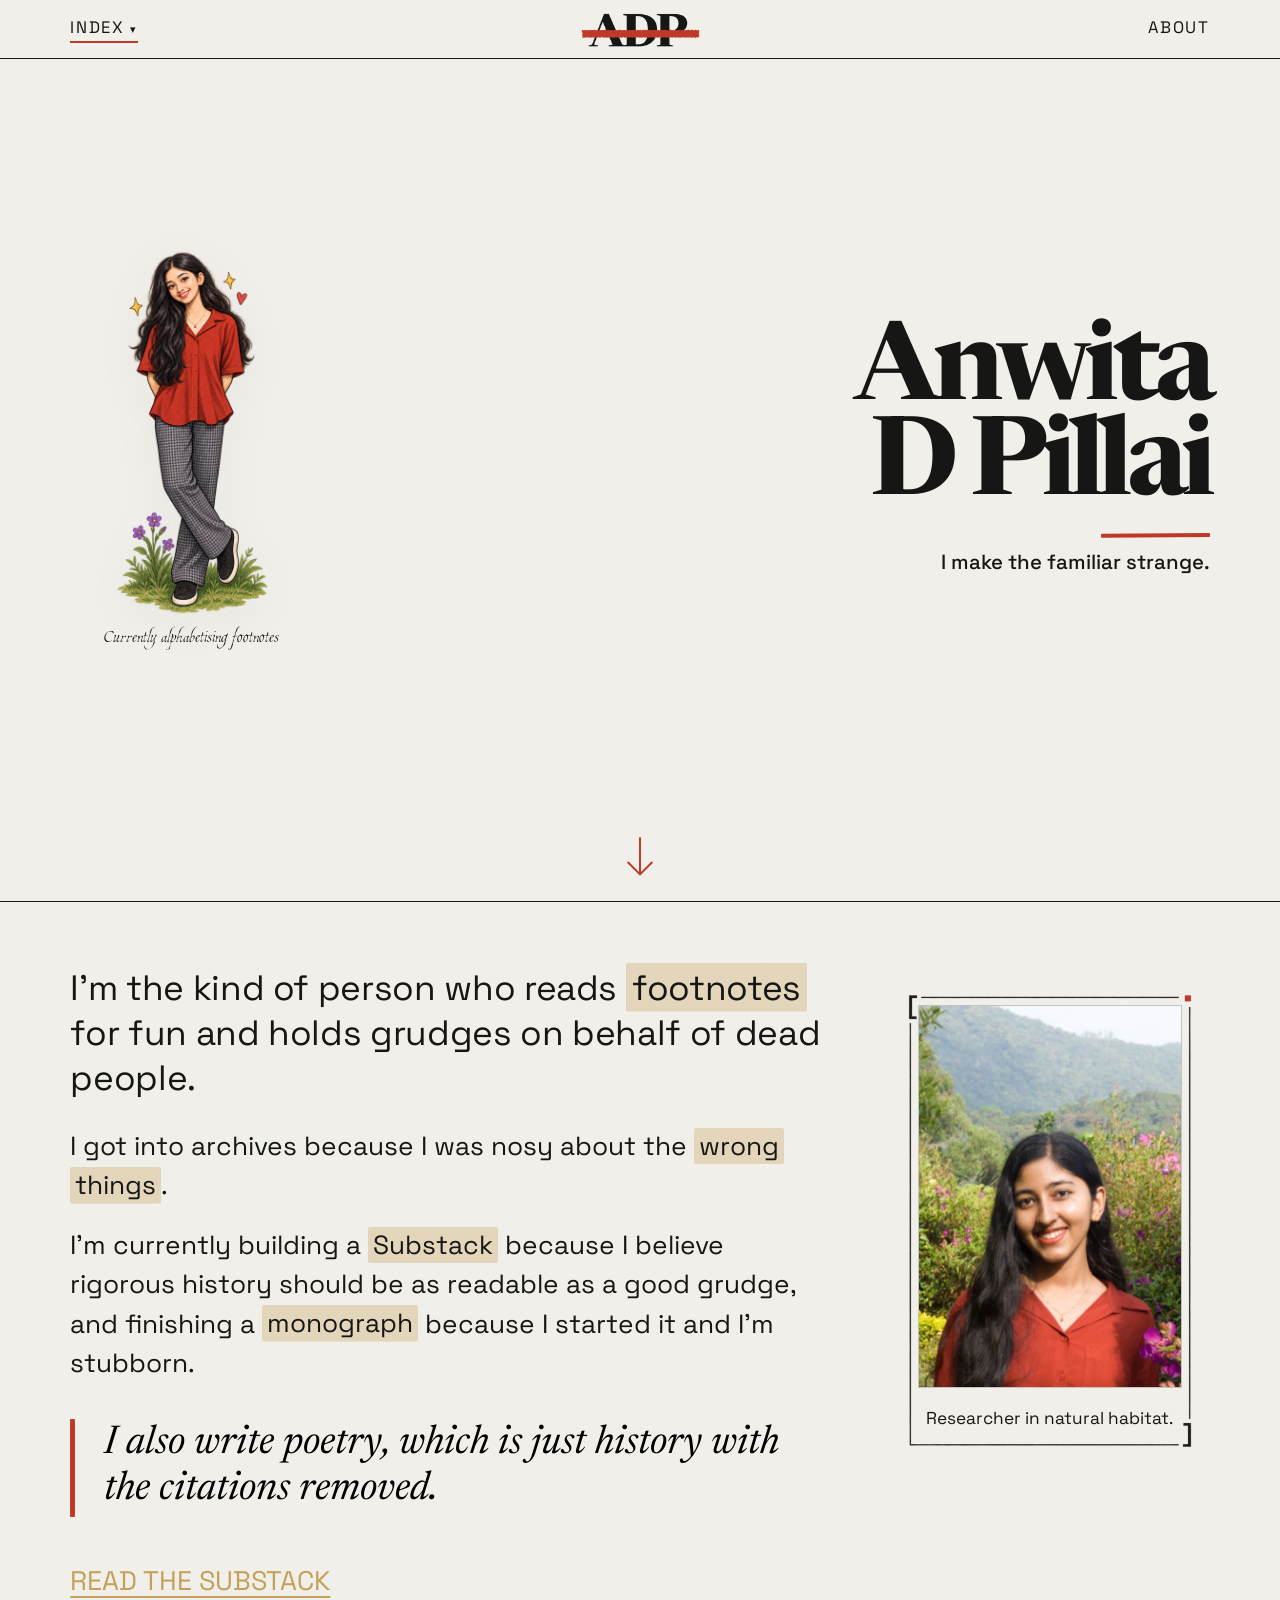
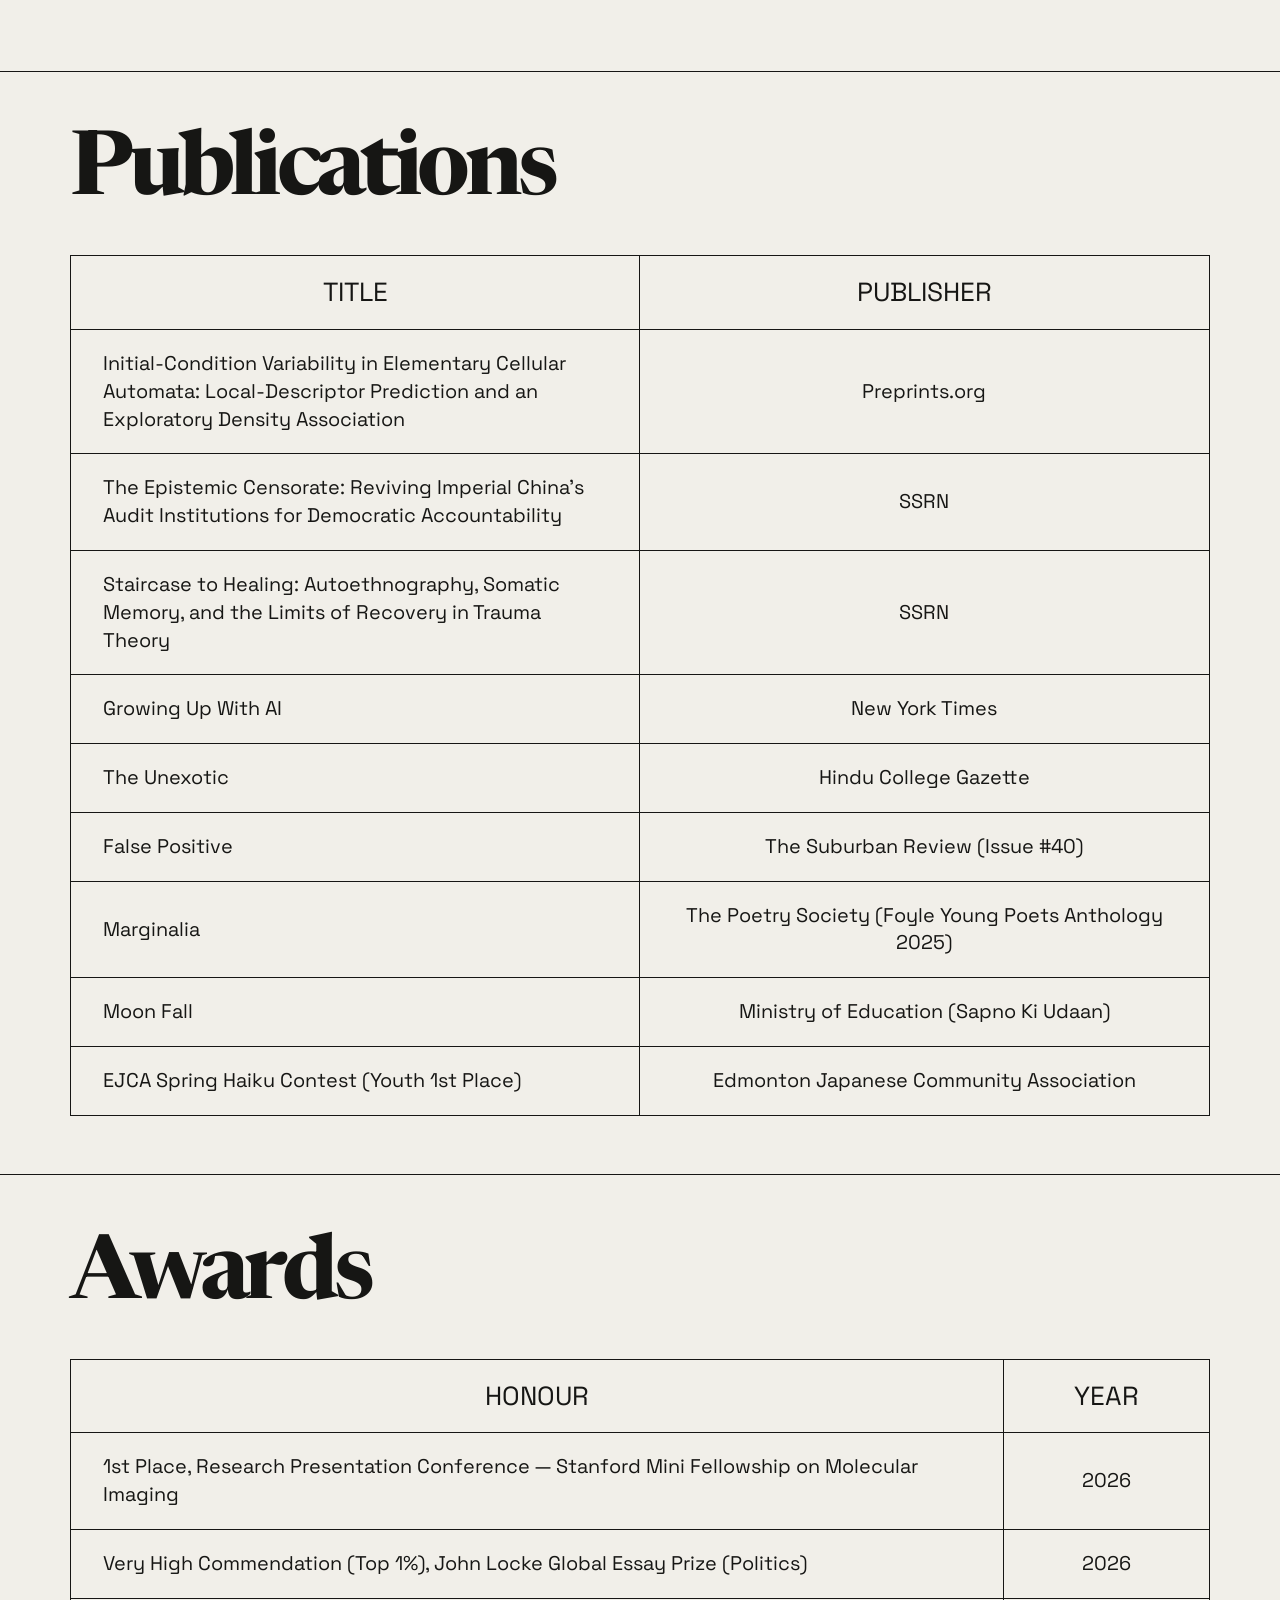
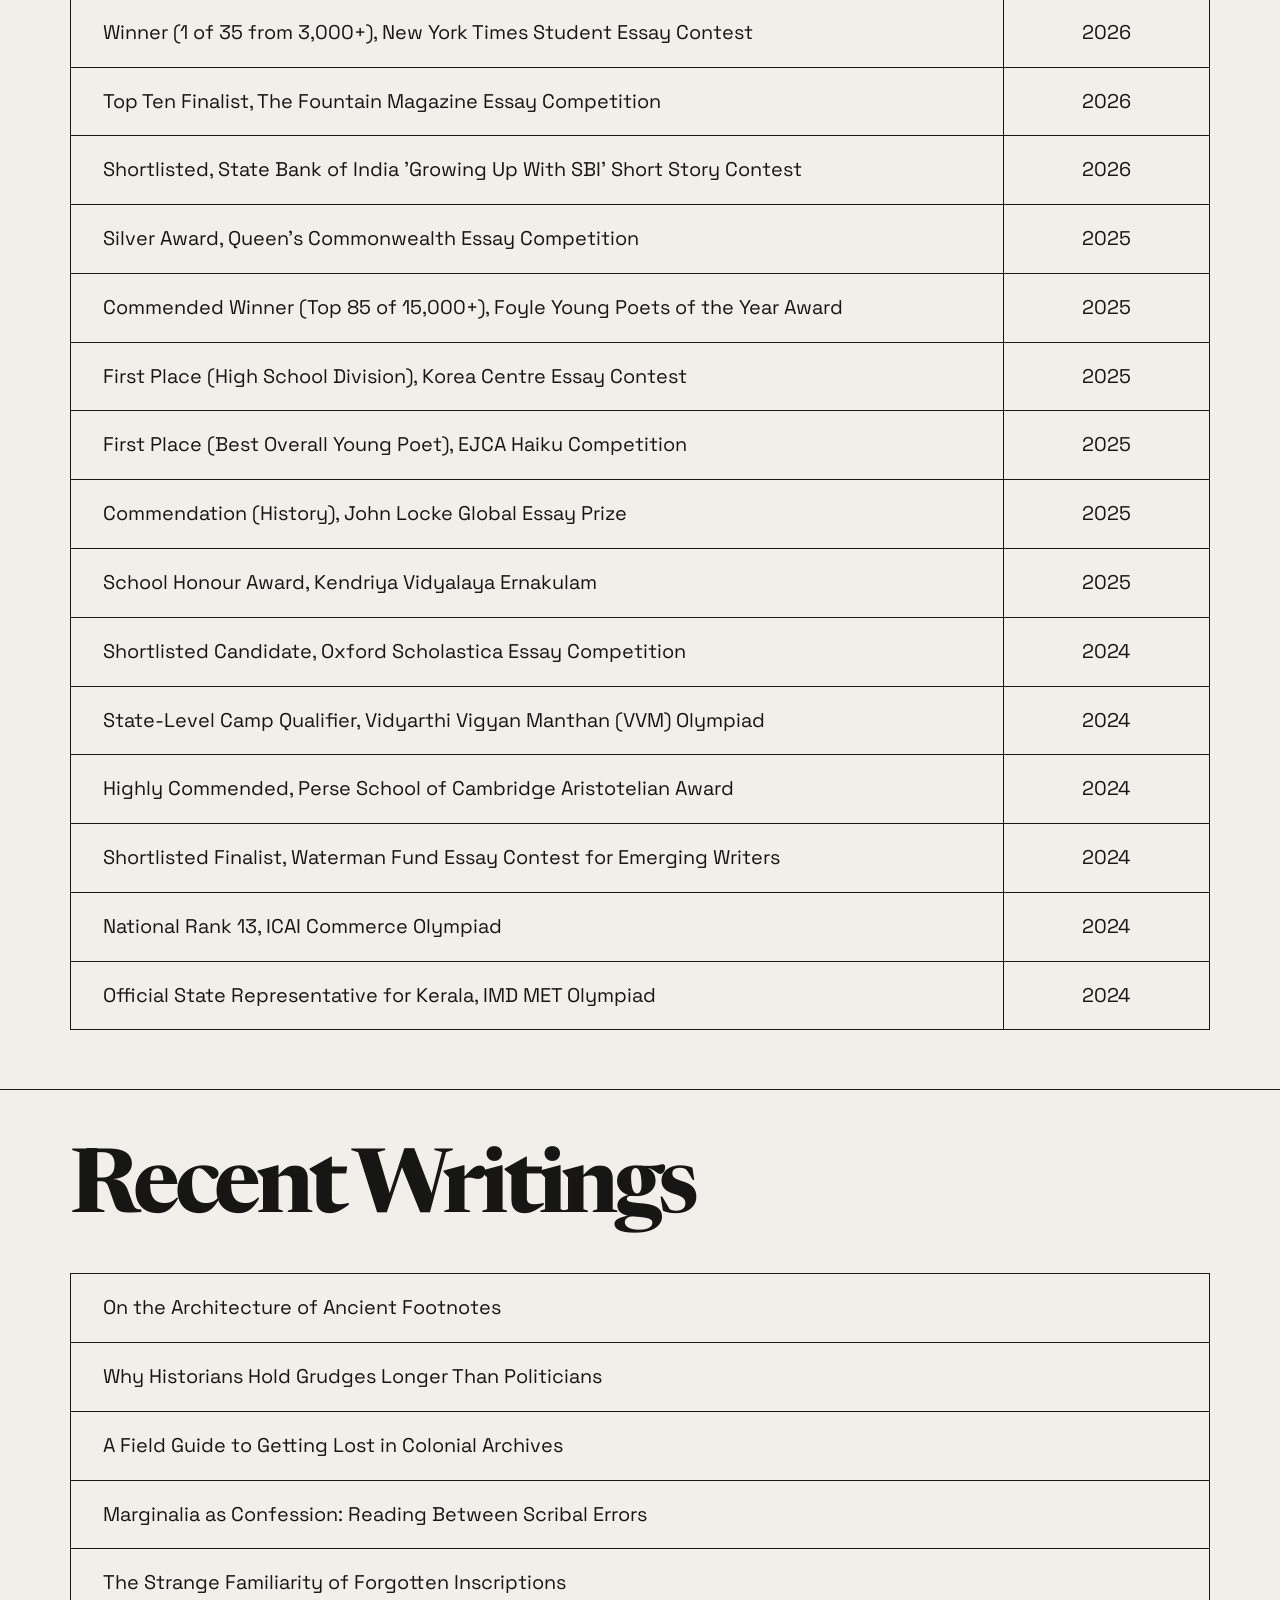
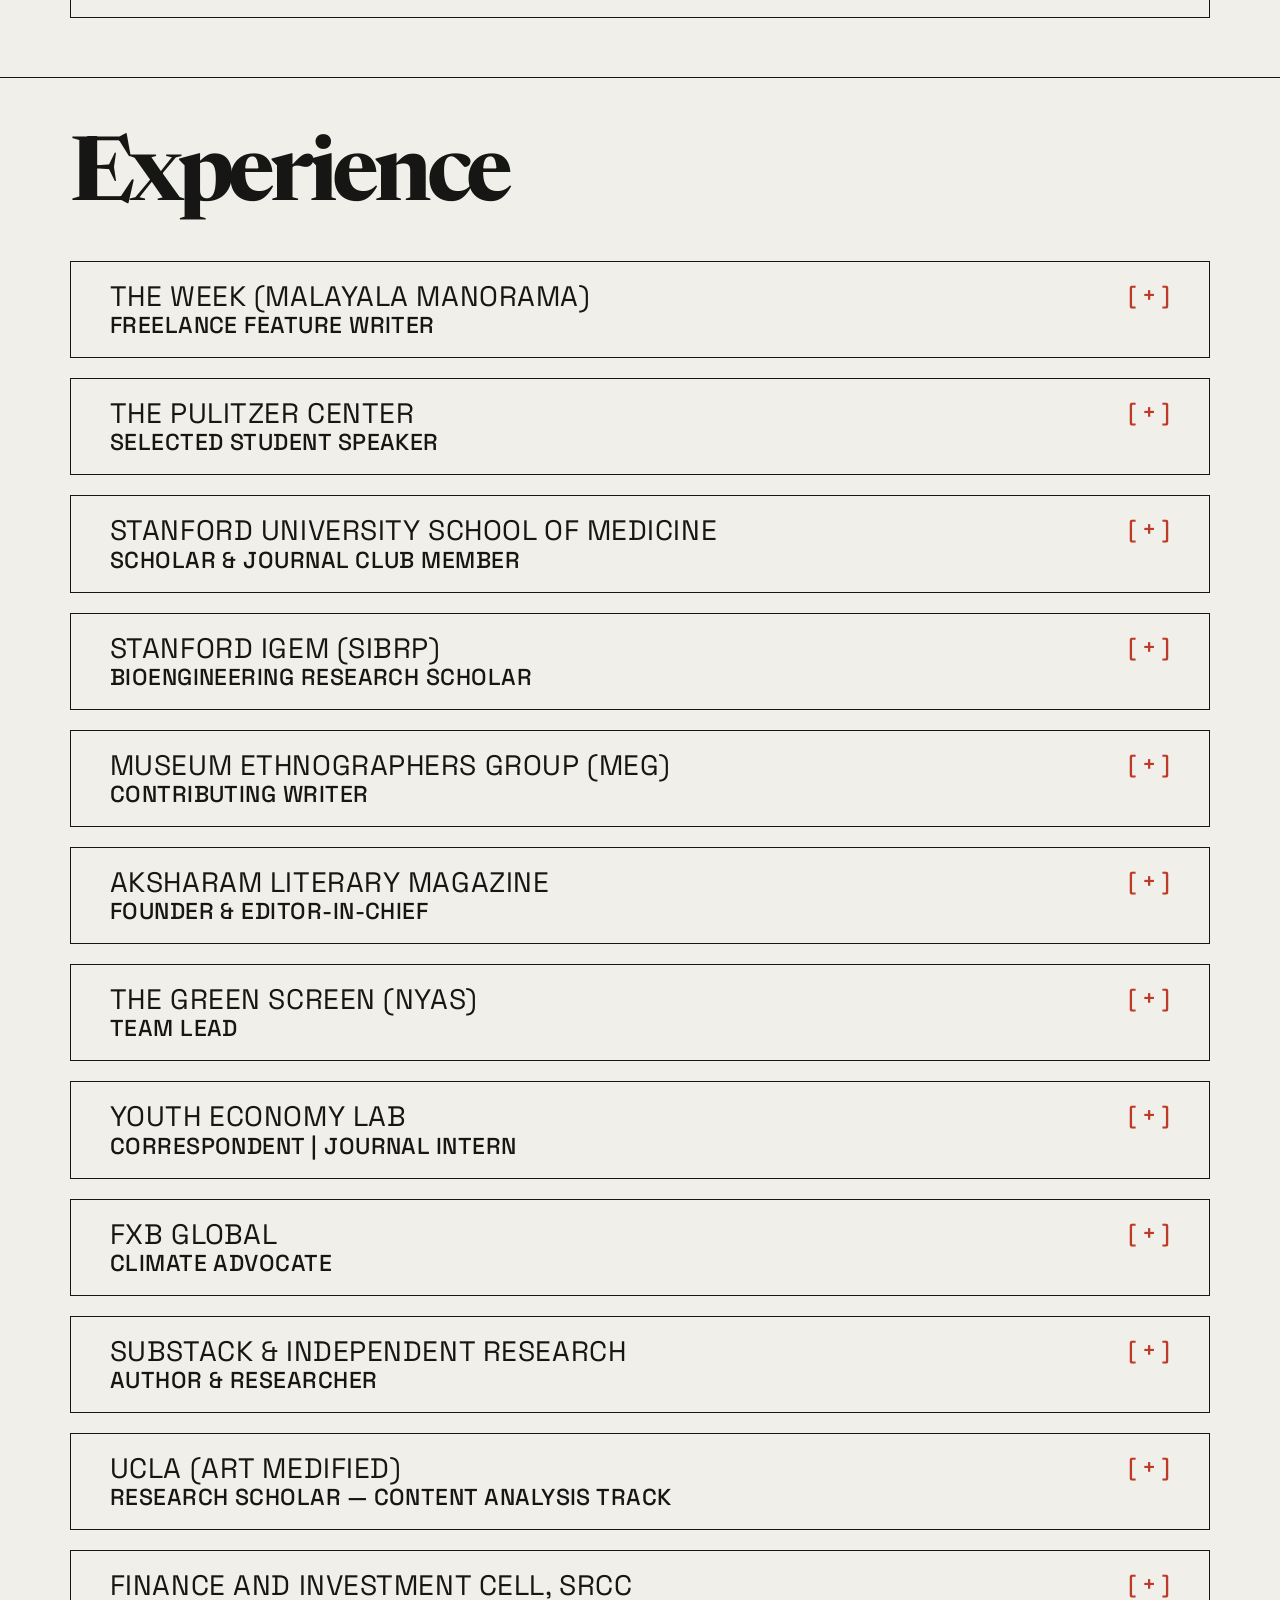
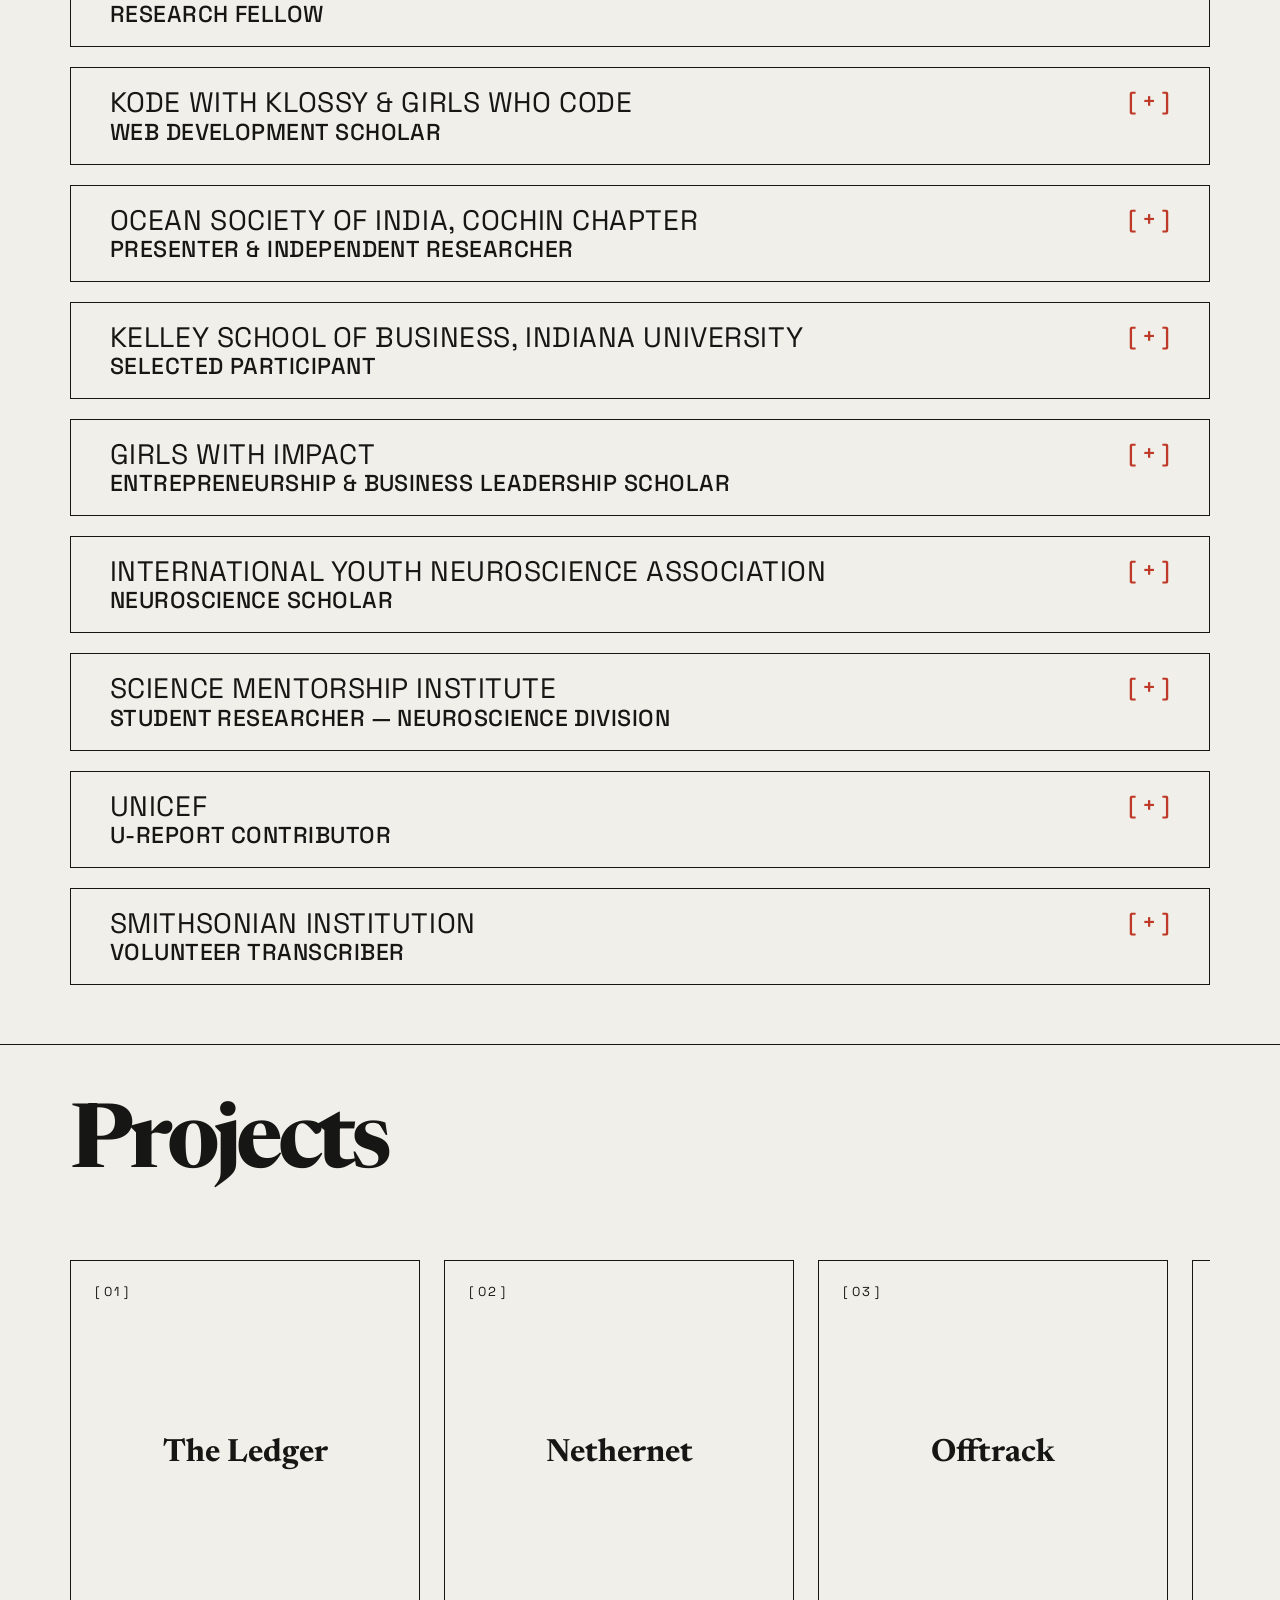
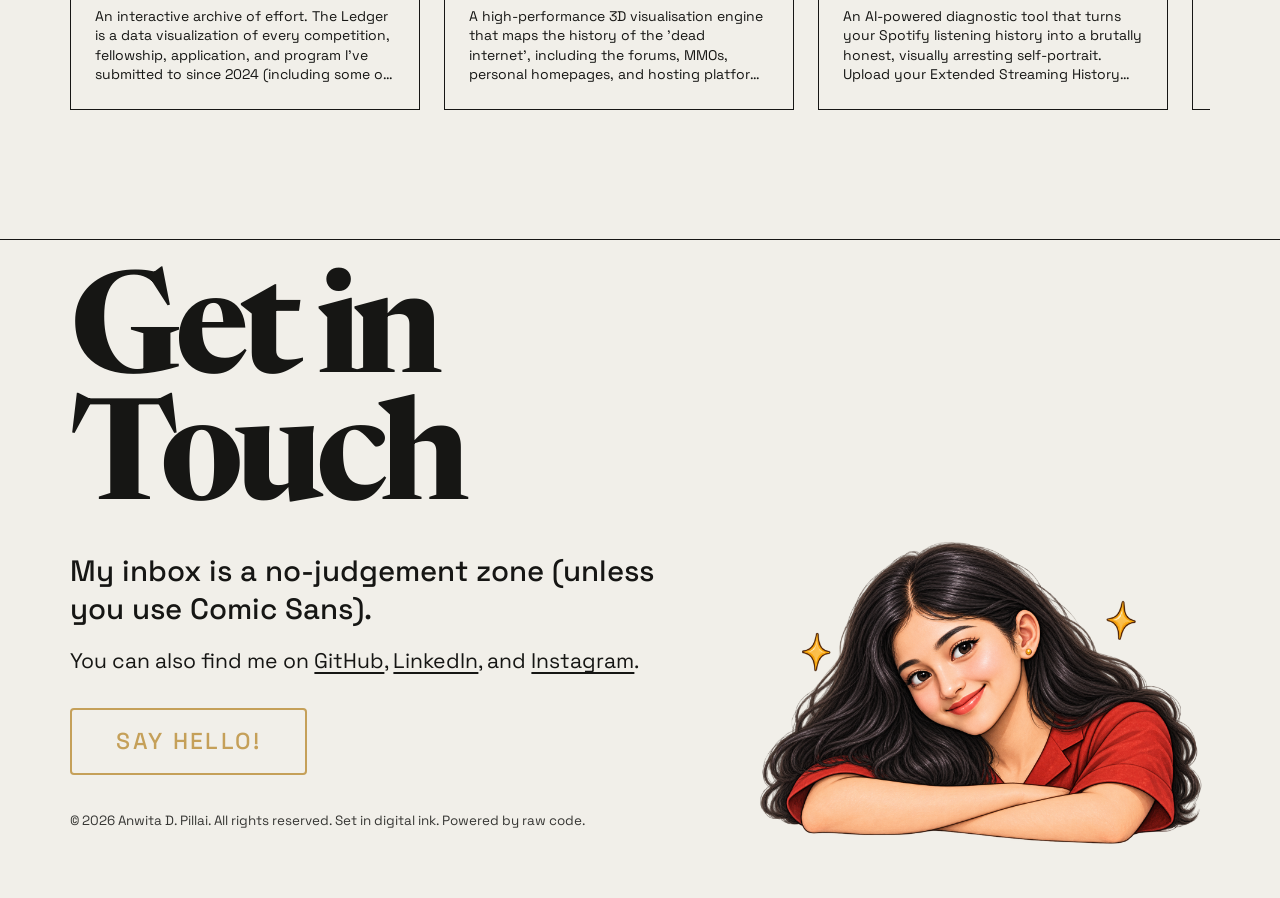
<file: index.html>
<!DOCTYPE html>
<html lang="en">
<head>
  <meta charset="UTF-8">
  <meta name="viewport" content="width=device-width, initial-scale=1.0">
  <title>Anwita D Pillai — Portfolio</title>
  <meta name="description" content="Personal portfolio and research archive of Anwita D Pillai.">
  <link rel="icon" type="image/png" href="./assets/Monogram.png">

  <!-- modern-normalize for cross-browser consistency -->
  <link rel="stylesheet" href="https://cdnjs.cloudflare.com/ajax/libs/modern-normalize/3.0.1/modern-normalize.min.css">

  <!-- Google Fonts: Newsreader, Space Grotesk, Estonia -->
  <link rel="preconnect" href="https://fonts.googleapis.com">
  <link rel="preconnect" href="https://fonts.gstatic.com" crossorigin>
  <link href="https://fonts.googleapis.com/css2?family=Estonia&family=Newsreader:ital,opsz,wght@0,6..72,400;0,6..72,500;0,6..72,700;1,6..72,400;1,6..72,700&family=Space+Grotesk:wght@400;500;600;700&display=swap" rel="stylesheet">

  <link rel="stylesheet" href="style.css">
</head>
<body>
  <!-- Sticky Navigation -->
  <header class="site-header" id="header">
    <nav class="nav-bar" aria-label="Primary Navigation">
      <div class="nav-side nav-left">
        <div class="nav-dropdown">
          <a href="#publications" class="nav-link nav-dropdown-trigger" aria-haspopup="true" aria-expanded="false">
            INDEX
            <span class="nav-dropdown-arrow" aria-hidden="true">&#x25BE;</span>
          </a>
          <ul class="nav-dropdown-menu" role="menu" aria-label="Index Submenu">
            <li role="none"><a href="#publications" class="nav-dropdown-item" role="menuitem">Publications</a></li>
            <li role="none"><a href="#experience" class="nav-dropdown-item" role="menuitem">Experience</a></li>
            <li role="none"><a href="#awards" class="nav-dropdown-item" role="menuitem">Awards</a></li>
            <li role="none"><a href="#projects" class="nav-dropdown-item" role="menuitem">Projects</a></li>
            <li role="none"><a href="#recent-writings" class="nav-dropdown-item" role="menuitem">Writings</a></li>
          </ul>
        </div>
      </div>
      <div class="nav-brand-container">
        <a href="#hero" class="nav-brand" aria-label="Anwita D Pillai Home">
          <img 
            src="./assets/Monogram.png" 
            alt="Anwita D Pillai Monogram" 
            class="nav-monogram"
            width="140" 
            height="36"
          >
        </a>
      </div>
      <div class="nav-side nav-right">
        <a href="#about" class="nav-link active">ABOUT</a>
      </div>
    </nav>
  </header>

  <main>
    <!-- Hero Section -->
    <section class="hero-section" id="hero" aria-label="Hero Section">
      <div class="hero-container">
        <div class="hero-main">
          <!-- Left Column: Character Illustration & Script Caption -->
          <div class="hero-col hero-col-left">
            <div class="hero-character-frame">
              <img 
                src="./assets/base-character.png" 
                alt="Illustrated character of Anwita standing amidst wildflowers" 
                class="hero-character-img"
                width="342" 
                height="513"
                loading="eager"
              >
            </div>
            <p class="hero-caption">Currently alphabetising footnotes</p>
          </div>

          <!-- Right Column: Massive Name, Red Redaction Line & Tagline -->
          <div class="hero-col hero-col-right">
            <h1 class="hero-name">
              <span class="hero-name-line">Anwita</span>
              <span class="hero-name-line">D Pillai</span>
            </h1>
            <div class="hero-red-line" aria-hidden="true"></div>
            <p class="hero-tagline">I make the familiar strange.</p>
          </div>
        </div>

        <!-- Red Down Arrow -->
        <div class="hero-footer-arrow">
          <a href="#about" class="hero-arrow-btn" aria-label="Scroll down to About section">
            <svg 
              class="hero-arrow-svg" 
              width="38" 
              height="52" 
              viewBox="0 0 38 52" 
              fill="none" 
              xmlns="http://www.w3.org/2000/svg" 
              aria-hidden="true"
            >
              <line x1="19" y1="2" x2="19" y2="48" stroke="#BF3928" stroke-width="2.5" stroke-linecap="round"/>
              <polyline points="4,33 19,48 34,33" stroke="#BF3928" stroke-width="2.5" stroke-linecap="round" stroke-linejoin="round"/>
            </svg>
          </a>
        </div>
      </div>
    </section>

    <!-- About Section -->
    <section class="about-section" id="about" aria-label="About Section">
      <div class="about-container">
        <!-- Left Column: Narrative, Gold Highlights, Poetry Quote & Substack CTA -->
        <div class="about-col-left">
          <p class="about-intro">
            I’m the kind of person who reads <span class="highlight-gold" data-highlight-index="1">footnotes</span> for fun and holds grudges on behalf of dead people.
          </p>

          <div class="about-body">
            <p class="about-paragraph">
              I got into archives because I was nosy about the <span class="highlight-gold" data-highlight-index="2">wrong things</span>.
            </p>
            <p class="about-paragraph">
              I’m currently building a <span class="highlight-gold" data-highlight-index="3">Substack</span> because I believe rigorous history should be as readable as a good grudge, and finishing a <span class="highlight-gold" data-highlight-index="4">monograph</span> because I started it and I’m stubborn.
            </p>
          </div>

          <blockquote class="about-quote-box">
            <div class="about-quote-bar" aria-hidden="true"></div>
            <p class="about-quote-text">
              I also write poetry, which is just history with the citations removed.
            </p>
          </blockquote>

          <div class="about-cta-container">
            <a 
              href="https://anwitadpillai.substack.com/" 
              target="_blank" 
              rel="noopener noreferrer" 
              class="about-substack-link"
            >
              READ THE SUBSTACK
            </a>
          </div>
        </div>

        <!-- Right Column: Profile Photo in HUD Overlay Frame -->
        <div class="about-col-right">
          <div class="about-photo-wrapper">
            <div class="about-photo-frame">
              <img 
                src="./assets/profile-picture.jpg" 
                alt="Portrait of Anwita D Pillai in a mountain setting" 
                class="about-photo-img"
                width="275" 
                height="399"
                loading="lazy"
              >
            </div>
            <p class="about-photo-caption">Researcher in natural habitat.</p>
            <img 
              src="./assets/Minimalist Futuristic HUD Frame Overlay.png" 
              alt="" 
              class="about-hud-overlay"
              aria-hidden="true"
            >
          </div>
        </div>
      </div>
    </section>

    <!-- Index Anchor for Navigation -->
    <div id="index" class="section-anchor-target" aria-hidden="true"></div>

    <!-- Publications Section -->
    <section class="table-section" id="publications" aria-label="Publications">
      <div class="table-container">
        <h2 class="section-title">Publications</h2>
        <div class="archival-table cols-equal" id="publications-table" role="table" aria-label="Publications Table">
          <div class="table-header table-row" role="row">
            <div class="table-cell table-header-cell" role="columnheader">TITLE</div>
            <div class="table-cell table-header-cell" role="columnheader">PUBLISHER</div>
          </div>
          <div class="table-body" id="publications-body" role="rowgroup">
            <!-- Dynamically populated from publications.json -->
          </div>
        </div>
      </div>
    </section>

    <!-- Awards Section -->
    <section class="table-section" id="awards" aria-label="Awards">
      <div class="table-container">
        <h2 class="section-title">Awards</h2>
        <div class="archival-table cols-wide-narrow" id="awards-table" role="table" aria-label="Awards Table">
          <div class="table-header table-row" role="row">
            <div class="table-cell table-header-cell" role="columnheader">HONOUR</div>
            <div class="table-cell table-header-cell" role="columnheader">YEAR</div>
          </div>
          <div class="table-body" id="awards-body" role="rowgroup">
            <!-- Dynamically populated from awards.json -->
          </div>
        </div>
      </div>
    </section>

    <!-- Recent Writings Section -->
    <section class="table-section" id="recent-writings" aria-label="Recent Writings">
      <div class="table-container">
        <h2 class="section-title">Recent Writings</h2>
        <div class="archival-table cols-single" id="writings-table" role="table" aria-label="Recent Writings List">
          <div class="table-body" id="writings-body" role="rowgroup">
            <!-- Dynamically populated via Substack API: single title column -->
          </div>
        </div>
      </div>
    </section>

    <!-- Experience Section -->
    <section class="experience-section" id="experience" aria-label="Experience">
      <div class="experience-container">
        <h2 class="section-title">Experience</h2>
        <div class="accordion-list" id="experience-accordion" role="region" aria-label="Experience Accordion">
          <!-- Dynamically populated from experience.json -->
        </div>
      </div>
    </section>

    <!-- Projects Section -->
    <section class="projects-section" id="projects" aria-label="Projects">
      <div class="projects-container">
        <h2 class="section-title">Projects</h2>
        <div class="marquee-wrapper">
          <div class="marquee-track" id="projects-deck" role="region" aria-label="Projects Filmstrip">
            <!-- Dynamically populated from projects.json -->
          </div>
        </div>
      </div>
    </section>
  </main>

  <dialog class="project-description-dialog" id="project-description-dialog" aria-labelledby="project-dialog-title">
    <div class="project-dialog-header">
      <p class="project-dialog-label">PROJECT DOSSIER</p>
      <button class="project-dialog-close" type="button" aria-label="Close project description" autofocus>&times;</button>
    </div>
    <h2 class="project-dialog-title" id="project-dialog-title"></h2>
    <p class="project-dialog-description"></p>
  </dialog>

  <!-- Site Footer: Get in Touch -->
  <footer class="site-footer" id="contact" aria-label="Get in Touch">
    <div class="footer-container">
      <div class="footer-main">
        <!-- Left Column: Heading, Subtext, Social Links, Button, Copyright -->
        <div class="footer-col-left">
          <h2 class="footer-heading">
            <span class="footer-heading-line">Get in</span>
            <span class="footer-heading-line">Touch</span>
          </h2>

          <p class="footer-subtext">
            My inbox is a no-judgement zone (unless you use Comic Sans).
          </p>

          <p class="footer-social-text">
            You can also find me on 
            <a href="https://github.com/AnwitaDPillai" target="_blank" rel="noopener noreferrer" class="footer-inline-link">GitHub</a>, 
            <a href="https://www.linkedin.com/in/anwita-d-pillai/" target="_blank" rel="noopener noreferrer" class="footer-inline-link">LinkedIn</a>, and 
            <a href="https://www.instagram.com/nirmaathri/" target="_blank" rel="noopener noreferrer" class="footer-inline-link">Instagram</a>.
          </p>

          <div class="footer-cta-wrap">
            <a href="mailto:anwitadpillai007@gmail.com" class="footer-cta-btn">SAY HELLO!</a>
          </div>

          <p class="footer-copyright">
            &copy; 2026 Anwita D. Pillai. All rights reserved. Set in digital ink. Powered by raw code.
          </p>
        </div>

        <!-- Right Column: Mascot Illustration leaning forward -->
        <div class="footer-col-right">
          <div class="footer-character-frame">
            <img 
              src="./assets/smile-me-leaning-forward.png" 
              alt="Illustrated character of Anwita smiling and leaning forward" 
              class="footer-character-img"
              width="648"
              height="432"
              loading="lazy"
            >
          </div>
        </div>
      </div>
    </div>
  </footer>

  <script src="script.js"></script>
</body>
</html>
</file>
<file: style.css>
/* ==========================================================================
   DESIGN SYSTEM & CUSTOM PROPERTIES
   Project: Anwita D Pillai Portfolio
   Specs: agents.md & Figma CSS Export
   ========================================================================== */

:root {
  /* Palette */
  --color-canvas: #F1EFE9;
  --color-ink: #161614;
  --color-redaction: #BF3928;
  --color-archive: #C5A059;

  /* Typography */
  --font-serif: 'Newsreader', Georgia, serif;
  --font-sans: 'Space Grotesk', -apple-system, BlinkMacSystemFont, 'Segoe UI', Roboto, sans-serif;
  --font-script: 'Estonia', cursive;

  /* Layout Boundaries & Sleek Header Height */
  --page-max-width: 1440px;
  --header-height: 58px;
}

/* ==========================================================================
   BASE & RESET
   ========================================================================== */

*,
*::before,
*::after {
  box-sizing: border-box;
}

html {
  scroll-behavior: smooth;
  scroll-padding-top: calc(var(--header-height, 58px) + 24px);
  background-color: var(--color-canvas);
  color: var(--color-ink);
  font-family: var(--font-sans);
  -webkit-font-smoothing: antialiased;
  -moz-osx-font-smoothing: grayscale;
}

body {
  margin: 0;
  padding: 0;
  padding-bottom: 2.5rem;
  min-height: 100vh;
  background-color: var(--color-canvas);
  color: var(--color-ink);
  overflow-x: hidden;
}

img {
  max-width: 100%;
  height: auto;
  display: block;
}

a {
  color: inherit;
  text-decoration: none;
}

/* ==========================================================================
   STICKY NAVIGATION (Sleek Thin Bar & Archival Dropdown)
   ========================================================================== */

.site-header {
  position: sticky;
  top: 0;
  left: 0;
  width: 100%;
  z-index: 1000;
  background-color: var(--color-canvas);
  border-bottom: 1px solid var(--color-ink);
  transition: background-color 0.3s ease, box-shadow 0.3s ease;
}

.site-header.is-scrolled {
  box-shadow: 0 4px 20px rgba(22, 22, 20, 0.05);
}

.nav-bar {
  display: flex;
  justify-content: space-between;
  align-items: center;
  max-width: var(--page-max-width);
  margin: 0 auto;
  width: 100%;
  min-height: var(--header-height);
  padding: 0.65rem clamp(1.5rem, 5.5vw, 5rem);
}

.nav-side {
  flex: 1 1 0%;
  display: flex;
  align-items: center;
}

.nav-left {
  justify-content: flex-start;
}

.nav-right {
  justify-content: flex-end;
}

/* Index Dropdown Navigation */
.nav-dropdown {
  position: relative;
  display: inline-block;
}

.nav-dropdown-trigger {
  display: inline-flex;
  align-items: center;
  gap: 4px;
}

.nav-dropdown-arrow {
  font-size: 11px;
  line-height: 1;
  transition: transform 0.25s ease;
}

.nav-dropdown:hover .nav-dropdown-arrow {
  transform: rotate(180deg);
}

.nav-dropdown-menu {
  position: absolute;
  top: 100%;
  left: 0;
  margin: 10px 0 0 0;
  padding: 0.5rem 0;
  list-style: none;
  background-color: var(--color-canvas);
  border: 1px solid var(--color-ink);
  min-width: 180px;
  box-shadow: 0 8px 24px rgba(22, 22, 20, 0.08);
  opacity: 0;
  visibility: hidden;
  transform: translateY(8px);
  transition: opacity 0.25s cubic-bezier(0.25, 1, 0.5, 1), transform 0.25s cubic-bezier(0.25, 1, 0.5, 1), visibility 0.25s;
  z-index: 1000;
}

/* Invisible bridge so cursor doesn't lose hover across gap */
.nav-dropdown-menu::before {
  content: '';
  position: absolute;
  top: -12px;
  left: 0;
  width: 100%;
  height: 12px;
}

.nav-dropdown:hover .nav-dropdown-menu,
.nav-dropdown:focus-within .nav-dropdown-menu {
  opacity: 1;
  visibility: visible;
  transform: translateY(0);
}

.nav-dropdown-item {
  display: block;
  padding: 0.6rem 1.25rem;
  font-family: var(--font-sans);
  font-size: 14px;
  font-weight: 500;
  letter-spacing: 0.08em;
  text-transform: uppercase;
  color: var(--color-ink);
  text-decoration: none;
  transition: background-color 0.2s ease, color 0.2s ease, padding-left 0.2s ease;
}

.nav-dropdown-item:hover,
.nav-dropdown-item:focus {
  color: var(--color-archive);
  background-color: rgba(22, 22, 20, 0.035);
  padding-left: 1.5rem;
}

.nav-brand-container {
  flex: 0 0 auto;
  display: flex;
  justify-content: center;
  align-items: center;
}

.nav-brand {
  display: inline-flex;
  align-items: center;
  justify-content: center;
  transition: transform 0.25s ease, opacity 0.25s ease;
}

.nav-brand:hover {
  opacity: 0.88;
  transform: scale(1.02);
}

/* Monogram: Sleek scaled proportions */
.nav-monogram {
  width: 135px;
  height: 35px;
  object-fit: cover;
  object-position: center;
  display: block;
}

/* Nav links: Space Grotesk 400, 20px, line-height 26px, letter-spacing 0.1em */
.nav-link {
  font-family: var(--font-sans);
  font-style: normal;
  font-weight: 400;
  font-size: clamp(15px, 1.3vw, 19px);
  line-height: 24px;
  letter-spacing: 0.1em;
  color: var(--color-ink);
  text-transform: uppercase;
  display: inline-block;
  position: relative;
  padding-bottom: 3px;
  transition: color 0.2s ease;
}

/* Hover & Active red underline (#BF3928) */
.nav-link::after {
  content: '';
  position: absolute;
  left: 0;
  bottom: 0;
  width: 0%;
  height: 1.5px;
  background-color: var(--color-redaction);
  transition: width 0.25s cubic-bezier(0.25, 1, 0.5, 1);
}

.nav-link:hover::after,
.nav-link:focus-visible::after,
.nav-link.active::after {
  width: 100%;
}

.nav-link:focus-visible {
  outline: 2px dashed var(--color-redaction);
  outline-offset: 4px;
}

/* ==========================================================================
   HERO SECTION
   Optimized so full hero fits standard laptop screens without scrolling
   ========================================================================== */

.hero-section {
  width: 100%;
  min-height: calc(100vh - var(--header-height, 58px));
  min-height: calc(100dvh - var(--header-height, 58px));
  background-color: var(--color-canvas);
  display: flex;
  flex-direction: column;
}

@media (min-width: 900px) and (min-height: 650px) {
  .hero-section {
    height: calc(100vh - var(--header-height, 58px));
    max-height: calc(100vh - var(--header-height, 58px));
  }
}

.hero-container {
  max-width: var(--page-max-width);
  margin: 0 auto;
  width: 100%;
  flex: 1 0 auto;
  display: flex;
  flex-direction: column;
  justify-content: space-between;
  padding: clamp(1rem, 2.5vh, 2rem) clamp(1.5rem, 5.5vw, 5rem) clamp(0.5rem, 1.5vh, 1rem);
}

.hero-main {
  display: flex;
  flex-direction: row;
  justify-content: space-between;
  align-items: center;
  gap: clamp(1.5rem, 4vw, 5rem);
  width: 100%;
  margin: auto 0;
}

/* Left Column: Character & Caption */
.hero-col-left {
  flex: 0 0 clamp(180px, 19vw, 260px);
  max-width: 260px;
  display: flex;
  flex-direction: column;
  align-items: center;
  text-align: center;
}

.hero-character-frame {
  width: 100%;
  max-width: 260px;
  display: flex;
  justify-content: center;
  align-items: flex-end;
}

.hero-character-img {
  width: 100%;
  max-width: 260px;
  height: auto;
  object-fit: contain;
  filter: drop-shadow(0 8px 20px rgba(22, 22, 20, 0.04));
  transition: transform 0.4s ease;
}

.hero-character-img:hover {
  transform: translateY(-3px) scale(1.01);
}

/* Script Caption: Estonia */
.hero-caption {
  font-family: var(--font-script);
  font-style: normal;
  font-weight: 400;
  font-size: clamp(20px, 1.8vw, 30px);
  line-height: 1.2;
  color: var(--color-ink);
  margin: 0.4rem 0 0 0;
  text-align: center;
  white-space: nowrap;
}

/* Right Column: Massive Name, Red Line, Tagline */
.hero-col-right {
  flex: 1 1 auto;
  display: flex;
  flex-direction: column;
  align-items: flex-end;
  text-align: right;
  min-width: 0;
}

/* Massive Serif Name: Scaled with clamp to fit laptop screens without scroll */
.hero-name {
  font-family: var(--font-serif);
  font-style: normal;
  font-weight: 700;
  font-size: clamp(2.5rem, 8.5vw, 130px);
  line-height: 0.88;
  letter-spacing: -0.06em;
  color: var(--color-ink);
  margin: 0;
  padding: 0;
  text-align: right;
  display: flex !important;
  flex-direction: column;
  align-items: flex-end;
}

.hero-name-line {
  display: block;
}

/* Red redaction accent line */
.hero-red-line {
  width: clamp(80px, 8.5vw, 120px);
  height: 4px;
  background-color: var(--color-redaction);
  transform: rotate(-0.38deg);
  transform-origin: right center;
  margin-top: clamp(0.75rem, 1.8vh, 1.5rem);
  margin-bottom: clamp(0.6rem, 1.4vh, 1.2rem);
  margin-left: auto;
  border-radius: 1px;
}

/* Tagline */
.hero-tagline {
  font-family: var(--font-sans);
  font-style: normal;
  font-weight: 500;
  font-size: clamp(1rem, 1.6vw, 25px);
  line-height: 1.25;
  color: var(--color-ink);
  margin: 0;
  text-align: right;
  max-width: 460px;
}

/* Red Down Arrow */
.hero-footer-arrow {
  width: 100%;
  display: flex;
  justify-content: center;
  align-items: center;
  padding-top: clamp(0.4rem, 1.2vh, 1rem);
  padding-bottom: 0.25rem;
}

.hero-arrow-btn {
  display: inline-flex;
  align-items: center;
  justify-content: center;
  cursor: pointer;
  padding: 0.35rem;
  transition: transform 0.3s cubic-bezier(0.34, 1.56, 0.64, 1);
}

.hero-arrow-btn:hover {
  transform: translateY(5px);
}

.hero-arrow-btn:focus-visible {
  outline: 2px dashed var(--color-redaction);
  outline-offset: 4px;
  border-radius: 4px;
}

.hero-arrow-svg {
  display: block;
  overflow: visible;
  width: 30px;
  height: 42px;
}

/* ==========================================================================
   ABOUT SECTION
   Two-column Flexbox layout with framed profile photo & gold highlights
   ========================================================================== */

.about-section {
  width: 100%;
  background-color: var(--color-canvas);
  border-top: 1px solid var(--color-ink);
  scroll-margin-top: 80px;
}

.about-container {
  max-width: var(--page-max-width);
  margin: 0 auto;
  width: 100%;
  display: flex;
  flex-direction: row;
  justify-content: space-between;
  align-items: flex-start;
  gap: clamp(2.5rem, 5vw, 6rem);
  padding: clamp(3.5rem, 7vh, 6.5rem) clamp(1.5rem, 5.5vw, 5rem) clamp(4rem, 8vh, 7rem);
}

/* Left Column: Narrative, Gold Highlights, Poetry Quote & Substack CTA */
.about-col-left {
  flex: 1 1 60%;
  max-width: 760px;
  display: flex;
  flex-direction: column;
}

/* Introductory Hook: Space Grotesk, 40px, line-height 51px */
.about-intro {
  font-family: var(--font-sans);
  font-style: normal;
  font-weight: 400;
  font-size: clamp(26px, 2.75vw, 40px);
  line-height: 1.28;
  color: var(--color-ink);
  margin: 0 0 clamp(1.5rem, 3vh, 2.25rem) 0;
  letter-spacing: -0.01em;
  position: relative;
}

/* Explicitly eliminate any red underline hover effect on About intro paragraph */
.about-intro::after {
  display: none !important;
  content: none !important;
  width: 0 !important;
}

/* Body Text: Space Grotesk, 30px, line-height 45px (1.5) */
.about-body {
  font-family: var(--font-sans);
  font-style: normal;
  font-weight: 400;
  font-size: clamp(19px, 2.05vw, 30px);
  line-height: 1.5;
  color: var(--color-ink);
  margin: 0 0 clamp(2.25rem, 4vh, 3.25rem) 0;
}

.about-paragraph {
  margin: 0 0 clamp(1.25rem, 2.2vh, 1.75rem) 0;
}

.about-paragraph:last-child {
  margin-bottom: 0;
}

/* Gold Highlights (#C5A059): Wraps tightly around characters without whitespace bleed */
.highlight-gold {
  display: inline;
  background-image: linear-gradient(
    to right,
    rgba(197, 160, 89, 0.32) 0%,
    rgba(197, 160, 89, 0.32) 100%
  );
  background-repeat: no-repeat;
  background-size: 0% 100%;
  background-position: left bottom;
  padding: 0.05em 0.18em;
  margin: 0;
  border-radius: 2px;
  box-decoration-break: clone;
  -webkit-box-decoration-break: clone;
  transition: background-size 0.75s cubic-bezier(0.22, 1, 0.36, 1);
}

.highlight-gold.is-revealed {
  background-size: 100% 100%;
}

/* Poetry Quote Block: Vertical red accent border + Newsreader Italic 45px */
.about-quote-box {
  display: flex;
  flex-direction: row;
  align-items: stretch;
  gap: clamp(1.25rem, 2.2vw, 2rem);
  margin: 0 0 clamp(2.5rem, 4.5vh, 4rem) 0;
  padding: 0;
}

.about-quote-bar {
  width: 5px;
  flex-shrink: 0;
  background-color: var(--color-redaction);
  border-radius: 1px;
}

.about-quote-text {
  font-family: var(--font-serif);
  font-style: italic;
  font-weight: 400;
  font-size: clamp(26px, 3.1vw, 45px);
  line-height: 1.15;
  color: #000000;
  margin: 0;
  padding: 0.2rem 0;
}

/* Substack CTA: Space Grotesk 400, 30px, uppercase, underline, gold (#C5A059) */
.about-cta-container {
  margin-top: 0.5rem;
}

.about-substack-link {
  font-family: var(--font-sans);
  font-style: normal;
  font-weight: 400;
  font-size: clamp(20px, 2.1vw, 30px);
  line-height: 1.25;
  text-transform: uppercase;
  text-decoration: underline;
  text-underline-offset: 6px;
  text-decoration-thickness: 1.5px;
  color: var(--color-archive);
  display: inline-block;
  transition: color 0.2s ease, transform 0.2s ease, opacity 0.2s ease;
}

.about-substack-link:hover {
  color: var(--color-ink);
  transform: translateX(4px);
}

.about-substack-link:focus-visible {
  outline: 2px dashed var(--color-archive);
  outline-offset: 4px;
}

/* Right Column: Framed Profile Photo with HUD Overlay */
.about-col-right {
  flex: 0 0 clamp(280px, 25vw, 357px);
  display: flex;
  justify-content: center;
  align-items: flex-start;
  margin-top: 0.75rem;
}

/* HUD Overlay Frame Container */
.about-photo-wrapper {
  position: relative;
  width: 100%;
  max-width: 357px;
  aspect-ratio: 357 / 536;
  padding: clamp(28px, 7.8%, 41px) clamp(28px, 7.8%, 41px) clamp(35px, 9.5%, 50px);
  display: flex;
  flex-direction: column;
  align-items: center;
  justify-content: flex-start;
  box-sizing: border-box;
}

/* Photo container inside HUD frame */
.about-photo-frame {
  width: 100%;
  max-width: 275px;
  aspect-ratio: 275 / 399;
  overflow: hidden;
  border: 1px solid rgba(22, 22, 20, 0.2);
  box-sizing: border-box;
  background-color: var(--color-canvas);
}

.about-photo-img {
  width: 100%;
  height: 100%;
  object-fit: cover;
  object-position: center 20%;
  display: block;
  transition: transform 0.4s ease;
}

.about-photo-frame:hover .about-photo-img {
  transform: scale(1.03);
}

/* Photo caption: Space Grotesk 400, 19px, line-height 24px, centered */
.about-photo-caption {
  font-family: var(--font-sans);
  font-style: normal;
  font-weight: 400;
  font-size: clamp(15px, 1.35vw, 19px);
  line-height: 24px;
  text-align: center;
  color: var(--color-ink);
  margin: clamp(14px, 2vh, 22px) 0 0 0;
  width: 100%;
  white-space: nowrap;
}

/* HUD Frame Overlay Image positioned over the entire frame */
.about-hud-overlay {
  position: absolute;
  top: 0;
  left: 0;
  width: 100%;
  height: 100%;
  pointer-events: none;
  object-fit: fill;
  z-index: 2;
}

/* ==========================================================================
   ARCHIVAL DATA TABLES (Publications, Awards, Recent Writings)
   Reusable CSS Grid, 1px solid #161614, brutalist archival aesthetic
   ========================================================================== */

.table-section {
  width: 100%;
  background-color: var(--color-canvas);
  border-top: 1px solid var(--color-ink);
  scroll-margin-top: 80px;
}

.table-container {
  max-width: var(--page-max-width);
  margin: 0 auto;
  width: 100%;
  padding: clamp(3.5rem, 6.5vh, 6rem) clamp(1.5rem, 5.5vw, 5rem);
  box-sizing: border-box;
}

/* Section Title: Newsreader 700, 100px, -0.06em */
.section-title {
  font-family: var(--font-serif);
  font-style: normal;
  font-weight: 700;
  font-size: clamp(48px, 6.94vw, 100px);
  line-height: 1.0;
  letter-spacing: -0.06em;
  color: var(--color-ink);
  margin: 0 0 clamp(2rem, 4vh, 3.5rem) 0;
}

/* Archival Table Shell: 1px solid #161614 border, canvas background, no cell backgrounds */
.archival-table {
  width: 100%;
  border: 1px solid var(--color-ink);
  background-color: var(--color-canvas);
  box-sizing: border-box;
}

/* Row Grid Structure */
.table-row {
  display: grid;
  width: 100%;
  border-bottom: 1px solid var(--color-ink);
  transition: color 0.25s ease;
}

.table-body .table-row:last-child {
  border-bottom: none;
}

/* Equal columns (50% / 50%) for Publications */
.archival-table.cols-equal .table-row {
  grid-template-columns: minmax(0, 1fr) minmax(0, 1fr);
}

/* Asymmetric columns (~82% / 18%) for Awards */
.archival-table.cols-wide-narrow .table-row {
  grid-template-columns: minmax(0, 82%) minmax(0, 18%);
}

/* Single column for Recent Writings */
.archival-table.cols-single .table-row {
  grid-template-columns: 1fr;
}

.archival-table.cols-single .table-cell {
  border-right: none;
}

/* Cell structure */
.table-cell {
  padding: clamp(1.25rem, 2.2vh, 1.85rem) clamp(1.25rem, 2.5vw, 2.25rem);
  display: flex;
  align-items: center;
  box-sizing: border-box;
  background-color: transparent;
}

.table-cell:first-child {
  border-right: 1px solid var(--color-ink);
}

.archival-table.cols-single .table-cell:first-child {
  border-right: none;
}

/* Header Cells: Space Grotesk, 400, 30px, uppercase */
.table-header {
  background-color: var(--color-canvas);
  user-select: none;
}

.table-header-cell {
  font-family: var(--font-sans);
  font-style: normal;
  font-weight: 400;
  font-size: clamp(18px, 2.05vw, 30px);
  line-height: 1.25;
  text-transform: uppercase;
  color: var(--color-ink);
  justify-content: center;
  text-align: center;
}

/* Body Rows & Hover Effect: Row text transitions to gold accent (#C5A059) */
.table-body .table-row {
  cursor: pointer;
}

.table-body .table-row:hover,
.table-body .table-row:focus-within {
  color: var(--color-archive);
}

.table-body .table-row:hover .table-cell-link,
.table-body .table-row:focus-within .table-cell-link {
  color: var(--color-archive);
}

/* Awards Table Hover: Awards are not links -> subtle lift & faint tint, no gold text */
#awards-table .table-body .table-row {
  cursor: default;
  transition: transform 0.2s ease, background-color 0.2s ease;
}

#awards-table .table-body .table-row:hover,
#awards-table .table-body .table-row:focus-within {
  color: var(--color-ink) !important;
  transform: translateY(-2px);
  background-color: rgba(22, 22, 20, 0.025);
}

#awards-table .table-body .table-row:hover .table-cell {
  color: var(--color-ink) !important;
}

/* Body Cells Typography */
.table-body .table-cell {
  font-family: var(--font-sans);
  font-style: normal;
  font-weight: 400;
  font-size: clamp(16px, 1.55vw, 22px);
  line-height: 1.4;
  color: inherit;
}

/* Primary column left-aligned, metadata column centered */
.table-body .table-cell-primary {
  justify-content: flex-start;
  text-align: left;
}

.table-body .table-cell-meta {
  justify-content: center;
  text-align: center;
}

.table-cell-link {
  color: inherit;
  text-decoration: none;
  transition: color 0.25s ease;
  display: inline-block;
}

.table-cell-link:focus-visible {
  outline: 2px dashed var(--color-archive);
  outline-offset: 4px;
}

/* ==========================================================================
   GLOBAL HEADER HOVER
   Smooth left-to-right 3px solid #BF3928 red underline on h2, h3 only.
   h1 (.hero-name) is explicitly excluded — the hero name must NOT get a
   red underline; only the standalone .hero-red-line divider should appear.
   ========================================================================== */

h2,
h3 {
  position: relative;
  display: inline-block;
  cursor: default;
}

h2::after,
h3::after {
  content: '';
  position: absolute;
  left: 0;
  bottom: -4px;
  width: 0%;
  height: 3px;
  background-color: var(--color-redaction);
  transition: width 0.35s cubic-bezier(0.25, 1, 0.5, 1);
  pointer-events: none;
}

h2:hover::after,
h3:hover::after {
  width: 100%;
}

/* Hero name: flex layout, no pseudo-element underline */
.hero-name {
  display: flex !important;
  position: static;
  cursor: default;
}

.hero-name::after {
  display: none !important;
  content: none !important;
}

/* ==========================================================================
   TASK 1: EXPERIENCE SECTION (Accordion)
   1px solid #161614 border, subtle transition, red [ + ] & downward red line
   ========================================================================== */

.experience-section {
  width: 100%;
  background-color: var(--color-canvas);
  border-top: 1px solid var(--color-ink);
  scroll-margin-top: 80px;
}

.experience-container {
  max-width: var(--page-max-width);
  margin: 0 auto;
  width: 100%;
  padding: clamp(3.5rem, 6.5vh, 6rem) clamp(1.5rem, 5.5vw, 5rem);
  box-sizing: border-box;
}

.accordion-list {
  width: 100%;
  display: flex;
  flex-direction: column;
  gap: 1.25rem;
}

.accordion-item {
  border: 1px solid var(--color-ink);
  background-color: var(--color-canvas);
  box-sizing: border-box;
  transition: border-color 0.25s ease;
}

.accordion-header {
  width: 100%;
  display: flex;
  justify-content: space-between;
  align-items: flex-start;
  padding: 20px clamp(1.5rem, 3vw, 2.5rem);
  background: transparent;
  border: none;
  cursor: pointer;
  text-align: left;
  font-family: var(--font-sans);
  color: var(--color-ink);
  transition: color 0.25s ease;
}

.accordion-header-copy {
  display: flex;
  flex-direction: column;
  gap: 4px;
  min-width: 0;
}

.accordion-item:not(.is-open) .accordion-header {
  padding-top: 20px;
  padding-bottom: 20px;
}

.accordion-item:not(.is-open) .accordion-employer,
.accordion-item:not(.is-open) .accordion-role {
  line-height: 1;
}

.accordion-header:hover {
  color: var(--color-archive);
}

.accordion-header:focus-visible {
  outline: 2px dashed var(--color-archive);
  outline-offset: -2px;
}

.accordion-employer {
  font-size: clamp(20px, 2.2vw, 30px);
  font-weight: 400;
  line-height: 1.25;
  text-transform: uppercase;
  letter-spacing: 0.02em;
}

.accordion-icon {
  font-family: var(--font-sans);
  font-size: clamp(18px, 1.8vw, 24px);
  font-weight: 500;
  color: var(--color-redaction);
  transition: transform 0.35s cubic-bezier(0.34, 1.56, 0.64, 1);
  display: inline-block;
  user-select: none;
  flex-shrink: 0;
  white-space: nowrap;
  margin-left: 0.75rem;
}

.accordion-item.is-open .accordion-icon {
  transform: rotate(45deg);
}

/* Collapsed body grid animation — FIXED */
.accordion-body {
  display: grid;
  grid-template-rows: minmax(0, 0fr);
  transition: grid-template-rows 0.35s cubic-bezier(0.25, 1, 0.5, 1);
  overflow: hidden;
}

.accordion-item.is-open .accordion-body {
  grid-template-rows: minmax(0, 1fr);
}

.accordion-content {
  min-height: 0;
  min-width: 0;
  overflow: hidden;
  display: flex;
  flex-direction: row;
  gap: clamp(1.25rem, 2.5vw, 2rem);
  padding: 4px 32px 20px;
  text-align: left;
  box-sizing: border-box;
}

/* Thin red line (#BF3928) extending downward framing expanded content */
.accordion-red-line {
  width: 3px;
  background-color: var(--color-redaction);
  flex-shrink: 0;
  align-self: stretch;
  border-radius: 1px;
}

.accordion-details {
  flex: 1;
  min-width: 0;
}

.accordion-role {
  display: block;
  font-family: var(--font-sans);
  font-size: clamp(18px, 1.8vw, 24px);
  font-weight: 500;
  text-transform: uppercase;
  color: var(--color-ink);
  line-height: 1.25;
  margin: 0;
  padding: 0;
  letter-spacing: 0.02em;
}

.accordion-desc {
  font-family: var(--font-sans);
  font-size: clamp(16px, 1.45vw, 20px);
  font-weight: 400;
  line-height: 1.55;
  color: var(--color-ink);
  margin: 0;
  opacity: 0.9;
}


/* ==========================================================================
   EXPERIENCE — MOBILE
   ========================================================================== */

@media (max-width: 768px) {
  .experience-container {
    padding: 3rem 1.25rem 3.5rem;
  }

  .accordion-employer {
    font-size: 18px;
  }

  .accordion-icon {
    font-size: 18px;
  }

 .accordion-content {
  gap: 1rem;
  padding: 4px 1.25rem 20px;
}

  .accordion-role {
    font-size: 16px;
  }

  .accordion-desc {
    font-size: 14px;
  }
}


/* ==========================================================================
   PROJECTS SECTION — Digital Filmstrip Marquee
   ========================================================================== */

.projects-section {
  width: 100%;
  background-color: var(--color-canvas);
  border-top: 1px solid var(--color-ink);
  scroll-margin-top: 80px;
  overflow: hidden;
}

.projects-container {
  max-width: var(--page-max-width);
  margin: 0 auto;
  width: 100%;
  padding: clamp(3.5rem, 6.5vh, 6rem) clamp(1.5rem, 5.5vw, 5rem) clamp(5rem, 9vh, 8rem);
  box-sizing: border-box;
  overflow: visible;
}

.marquee-wrapper {
  width: 100%;
  display: flex;
  overflow: hidden;
  padding: 2rem 0 3rem;
}

.marquee-track {
  display: flex;
  flex-direction: row;
  flex-wrap: nowrap;
  flex: 0 0 max-content;
  width: max-content;
  gap: 1.5rem;
  animation: marquee 30s linear infinite;
}

.marquee-track:hover {
  animation-play-state: paused;
}

@keyframes marquee {
  from {
    transform: translateX(0);
  }
  to {
    transform: translateX(-50%);
  }
}

.project-card {
  flex: 0 0 350px;
  width: 350px;
  height: 450px;
  background-color: var(--color-canvas);
  border: 1px solid var(--color-ink);
  padding: 1.5rem;
  display: flex;
  flex-direction: column;
  justify-content: space-between;
  color: var(--color-ink);
  text-decoration: none;
  transition: transform 0.25s ease, border-color 0.25s ease;
  cursor: pointer;
}

.project-card:hover {
  transform: translateY(-5px);
  border-color: var(--color-redaction);
}

.project-card-number {
  font-family: var(--font-sans);
  font-size: 13px;
  font-weight: 400;
  letter-spacing: 0.08em;
  color: var(--color-ink);
}

.project-card-title {
  font-family: var(--font-serif);
  font-weight: 700;
  font-size: 32px;
  line-height: 1.1;
  margin: auto 0;
  text-align: center;
  color: inherit;
  text-decoration: none;
}

.project-card-title:hover {
  color: var(--color-redaction);
  text-decoration: underline;
  text-decoration-thickness: 1px;
  text-underline-offset: 0.15em;
}

.project-card-desc {
  font-family: var(--font-sans);
  font-weight: 400;
  font-size: 14px;
  line-height: 1.4;
  margin: 0;
  display: -webkit-box;
  -webkit-box-orient: vertical;
  -webkit-line-clamp: 4;
  line-clamp: 4;
  overflow: hidden;
}

.project-description-dialog {
  width: min(560px, calc(100% - 2rem));
  margin: auto;
  padding: clamp(1.5rem, 4vw, 2.5rem);
  color: var(--color-ink);
  background: var(--color-canvas);
  border: 1px solid var(--color-ink);
}

.project-description-dialog::backdrop {
  background: rgb(22 22 20 / 65%);
}

.project-dialog-header {
  display: flex;
  align-items: flex-start;
  justify-content: space-between;
  gap: 1rem;
  border-bottom: 1px solid var(--color-ink);
  padding-bottom: 0.75rem;
}

.project-dialog-label {
  margin: 0;
  font-family: var(--font-sans);
  font-size: 12px;
  letter-spacing: 0.1em;
}

.project-dialog-close {
  padding: 0;
  border: 0;
  color: var(--color-ink);
  background: transparent;
  font-family: var(--font-sans);
  font-size: 1.75rem;
  line-height: 0.7;
  cursor: pointer;
}

.project-dialog-close:hover {
  color: var(--color-redaction);
}

.project-dialog-title {
  margin: 2rem 0 1rem;
  font-family: var(--font-serif);
  font-size: clamp(2rem, 6vw, 3rem);
  line-height: 1;
}

.project-dialog-description {
  margin: 0;
  font-family: var(--font-sans);
  font-size: 1rem;
  line-height: 1.6;
}

/* ==========================================================================
   TASK 1: SITE FOOTER (Get in Touch)
   Flexbox layout, massive Newsreader heading, leaning mascot, gold button
   ========================================================================== */

.site-footer {
  width: 100%;
  background-color: var(--color-canvas);
  border-top: 1px solid var(--color-ink);
  position: relative;
  overflow: hidden;
}

.footer-container {
  max-width: var(--page-max-width);
  margin: 0 auto;
  width: 100%;
  /* pt: minimal so the border-top divider line sits flush at the top,
     then content starts immediately without a canyon of whitespace */
  padding: clamp(2rem, 4vh, 3.5rem) clamp(1.5rem, 5.5vw, 5rem) clamp(1.5rem, 3vh, 2.5rem);
  box-sizing: border-box;
}

.footer-main {
  display: flex;
  flex-direction: row;
  justify-content: space-between;
  align-items: flex-end;
  gap: clamp(2rem, 5vw, 5rem);
  position: relative;
}

/* Left Column */
.footer-col-left {
  flex: 1 1 58%;
  max-width: 680px;
  display: flex;
  flex-direction: column;
  align-items: flex-start;
  z-index: 2;
}

/* Newsreader Bold Heading: restored to a large, editorial size */
.footer-heading {
  font-family: var(--font-serif);
  font-style: normal;
  font-weight: 700;
  font-size: clamp(3.5rem, 11vw, 160px);
  line-height: 0.9;
  letter-spacing: -0.06em;
  color: var(--color-ink);
  margin: 0 0 clamp(1.25rem, 2.5vh, 2.25rem) 0;
  display: flex;
  flex-direction: column;
  align-items: flex-start;
  text-align: left;
}

.footer-heading-line {
  display: block;
}

/* Subtext: Space Grotesk 500, 35px */
.footer-subtext {
  font-family: var(--font-sans);
  font-style: normal;
  font-weight: 500;
  font-size: clamp(19px, 2.3vw, 35px);
  line-height: 1.3;
  color: var(--color-ink);
  margin: 0 0 clamp(1rem, 2vh, 1.5rem) 0;
  text-align: left;
}

/* Social text: Space Grotesk 400, 25px */
.footer-social-text {
  font-family: var(--font-sans);
  font-style: normal;
  font-weight: 400;
  font-size: clamp(15px, 1.65vw, 25px);
  line-height: 1.45;
  color: var(--color-ink);
  margin: 0 0 clamp(1.75rem, 3.5vh, 2.75rem) 0;
  text-align: left;
}

.footer-inline-link {
  color: var(--color-ink);
  text-decoration: underline;
  text-underline-offset: 4px;
  text-decoration-thickness: 1.5px;
  transition: color 0.2s ease;
}

.footer-inline-link:hover {
  color: var(--color-archive);
}

.footer-inline-link:focus-visible {
  outline: 2px dashed var(--color-archive);
  outline-offset: 3px;
}

/* CTA Wrap & Button: [ SAY HELLO! ] */
.footer-cta-wrap {
  margin-bottom: clamp(2rem, 4vh, 3.25rem);
}

.footer-cta-btn {
  display: inline-block;
  padding: clamp(0.85rem, 2vh, 1.15rem) clamp(2rem, 3.5vw, 2.75rem);
  font-family: var(--font-sans);
  font-size: clamp(18px, 1.8vw, 26px);
  font-weight: 500;
  letter-spacing: 0.1em;
  text-transform: uppercase;
  color: var(--color-archive);
  border: 2px solid var(--color-archive);
  background-color: transparent;
  border-radius: 4px;
  text-decoration: none;
  cursor: pointer;
  transition: all 0.3s cubic-bezier(0.25, 1, 0.5, 1);
}

.footer-cta-btn:hover {
  background-color: var(--color-archive);
  color: var(--color-canvas);
  transform: translateY(-2px);
}

.footer-cta-btn:focus-visible {
  outline: 2px dashed var(--color-archive);
  outline-offset: 4px;
}

/* Copyright note */
.footer-copyright {
  font-family: var(--font-sans);
  font-style: normal;
  font-weight: 400;
  font-size: clamp(13px, 1.05vw, 15px);
  line-height: 1.5;
  color: var(--color-ink);
  opacity: 0.85;
  margin: 0;
  text-align: left;
}

/* Right Column: Character illustration, proportional to the larger heading */
.footer-col-right {
  flex: 0 0 clamp(240px, 36vw, 520px);
  display: flex;
  justify-content: flex-end;
  align-items: flex-end;
  position: relative;
  margin-bottom: -16px;
  z-index: 1;
}

.footer-character-frame {
  width: 100%;
  max-width: 520px;
}

.footer-character-img {
  width: 100%;
  height: auto;
  object-fit: contain;
  display: block;
}

/* ==========================================================================
   MOBILE & TABLET RESPONSIVENESS
   Mobile-first approach, column stacking for screens < 768px
   ========================================================================== */

@media (max-width: 900px) {
  .hero-main {
    gap: 2.5rem;
  }

  .hero-col-left {
    flex: 0 0 240px;
  }

  .about-container {
    gap: 3rem;
  }
}

@media (max-width: 768px) {
  .nav-bar {
    min-height: 80px;
    padding: 1rem 1.25rem;
  }

  .nav-monogram {
    width: clamp(120px, 28vw, 150px);
    height: clamp(32px, 7.5vw, 40px);
  }

  .hero-section {
    min-height: calc(100vh - 80px);
    min-height: calc(100dvh - 80px);
  }

  .hero-container {
    padding: 2rem 1.25rem 1.5rem;
  }

  /* Stack all columns vertically per agents.md */
  .hero-main {
    flex-direction: column;
    align-items: center;
    text-align: center;
    gap: 2.5rem;
    margin: 1.5rem 0;
  }

  .hero-col-left {
    max-width: 260px;
    flex: 0 0 auto;
  }

  .hero-character-frame {
    max-width: 220px;
  }

  .hero-caption {
    white-space: normal;
    text-align: center;
    margin-top: 0.75rem;
  }

  .hero-col-right {
    align-items: center;
    text-align: center;
    width: 100%;
  }

  .hero-name {
    align-items: center;
    text-align: center;
    letter-spacing: -0.05em;
  }

  .hero-red-line {
    margin: 1.5rem auto;
    transform: rotate(-0.38deg);
  }

  .hero-tagline {
    text-align: center;
    max-width: 100%;
  }

  .hero-footer-arrow {
    padding-top: 1.5rem;
  }

  /* Stack About section columns */
  .about-container {
    flex-direction: column;
    align-items: center;
    padding: 3rem 1.25rem 4rem;
    gap: 3rem;
  }

  .about-col-left {
    max-width: 100%;
    width: 100%;
  }

  .about-col-right {
    margin-top: 0;
    max-width: 320px;
    width: 100%;
  }

  .about-photo-wrapper {
    max-width: 300px;
  }

  /* Task 3: Mobile Responsiveness for Data Tables (< 768px) */
  .table-container {
    padding: 3rem 1.25rem 3.5rem;
  }

  .section-title {
    margin-bottom: 1.75rem;
  }

  /* Keep a compact combined label above the stacked mobile rows. */
  .table-header {
    display: flex;
    padding: 1.25rem;
    justify-content: center;
    text-align: center;
  }

  .table-header .table-header-cell {
    display: none;
    width: 100%;
    padding: 0;
    border-right: none;
    font-size: 18px;
    line-height: 1.35;
  }

  #publications-table .table-header .table-header-cell:first-child,
  #awards-table .table-header .table-header-cell:first-child {
    display: flex;
    justify-content: center;
  }

  #publications-table .table-header .table-header-cell:first-child {
    font-size: 0;
  }

  #publications-table .table-header .table-header-cell:first-child::after {
    content: 'TITLE // PUBLISHER';
    font-size: 18px;
  }

  #awards-table .table-header .table-header-cell:first-child {
    font-size: 0;
  }

  #awards-table .table-header .table-header-cell:first-child::after {
    content: 'HONOUR // YEAR';
    font-size: 18px;
  }

  /* Stack CSS Grid rows vertically into clean card/list items */
  .archival-table.cols-equal .table-row,
  .archival-table.cols-wide-narrow .table-row,
  .archival-table.cols-single .table-row {
    display: flex;
    flex-direction: column;
    align-items: flex-start;
    padding: 1.25rem 1.25rem;
    gap: 0.35rem;
    border-bottom: 1px solid var(--color-ink);
  }

  .table-cell {
    padding: 0;
    width: 100%;
  }

  .table-cell:first-child {
    border-right: none;
  }

  /* Title / Honour as bold header on top */
  .table-body .table-cell-primary {
    font-weight: 700;
    font-size: 17px;
    line-height: 1.35;
    text-align: left;
    justify-content: flex-start;
  }

  /* Publisher / Year / Date as smaller metadata below */
  .table-body .table-cell-meta {
    font-weight: 400;
    font-size: 14px;
    line-height: 1.3;
    opacity: 0.75;
    text-align: left;
    justify-content: flex-start;
  }

  /* Experience Mobile (< 768px) */
  .experience-container {
    padding: 3rem 1.25rem 3.5rem;
  }

  .accordion-employer {
    font-size: 18px;
  }

  .accordion-icon {
    font-size: 18px;
  }

  .accordion-content {
    gap: 1rem;
    padding: 0 1.25rem 20px;
  }

  .accordion-role {
    font-size: 16px;
  }

  .accordion-desc {
    font-size: 14px;
  }

  /* Projects Mobile (< 768px) Horizontal scroll-snap carousel */
  .projects-section {
    overflow: hidden;
  }

  .projects-container {
    padding: 3rem 1.25rem 4rem;
  }

  .marquee-wrapper {
    padding: 1rem 0 2.5rem;
  }

  .marquee-track {
    flex-direction: row;
    flex-wrap: nowrap;
    animation: marquee 30s linear infinite;
    overflow-x: auto;
    width: max-content;
    padding: 0 1.25rem 0.5rem;
    -webkit-overflow-scrolling: touch;
    scroll-snap-type: x mandatory;
    scrollbar-width: none;
  }

  .marquee-track::-webkit-scrollbar {
    display: none;
  }

  .project-card {
    flex: 0 0 350px;
    width: 350px;
    height: 450px;
    gap: 1.25rem;
    scroll-snap-align: center;
  }

  /* Footer Mobile (< 768px) */
  .footer-container {
    padding: 3.5rem 1.25rem 2.5rem;
  }

  .footer-main {
    flex-direction: column;
    align-items: center;
    text-align: center;
    gap: 2.5rem;
  }

  .footer-col-left {
    align-items: center;
    text-align: center;
    max-width: 100%;
  }

  .footer-heading {
    align-items: center;
    text-align: center;
  }

  .footer-subtext,
  .footer-social-text,
  .footer-copyright {
    text-align: center;
  }

  .footer-col-right {
    margin-bottom: 0;
    max-width: 320px;
    width: 100%;
  }
}
</file>
